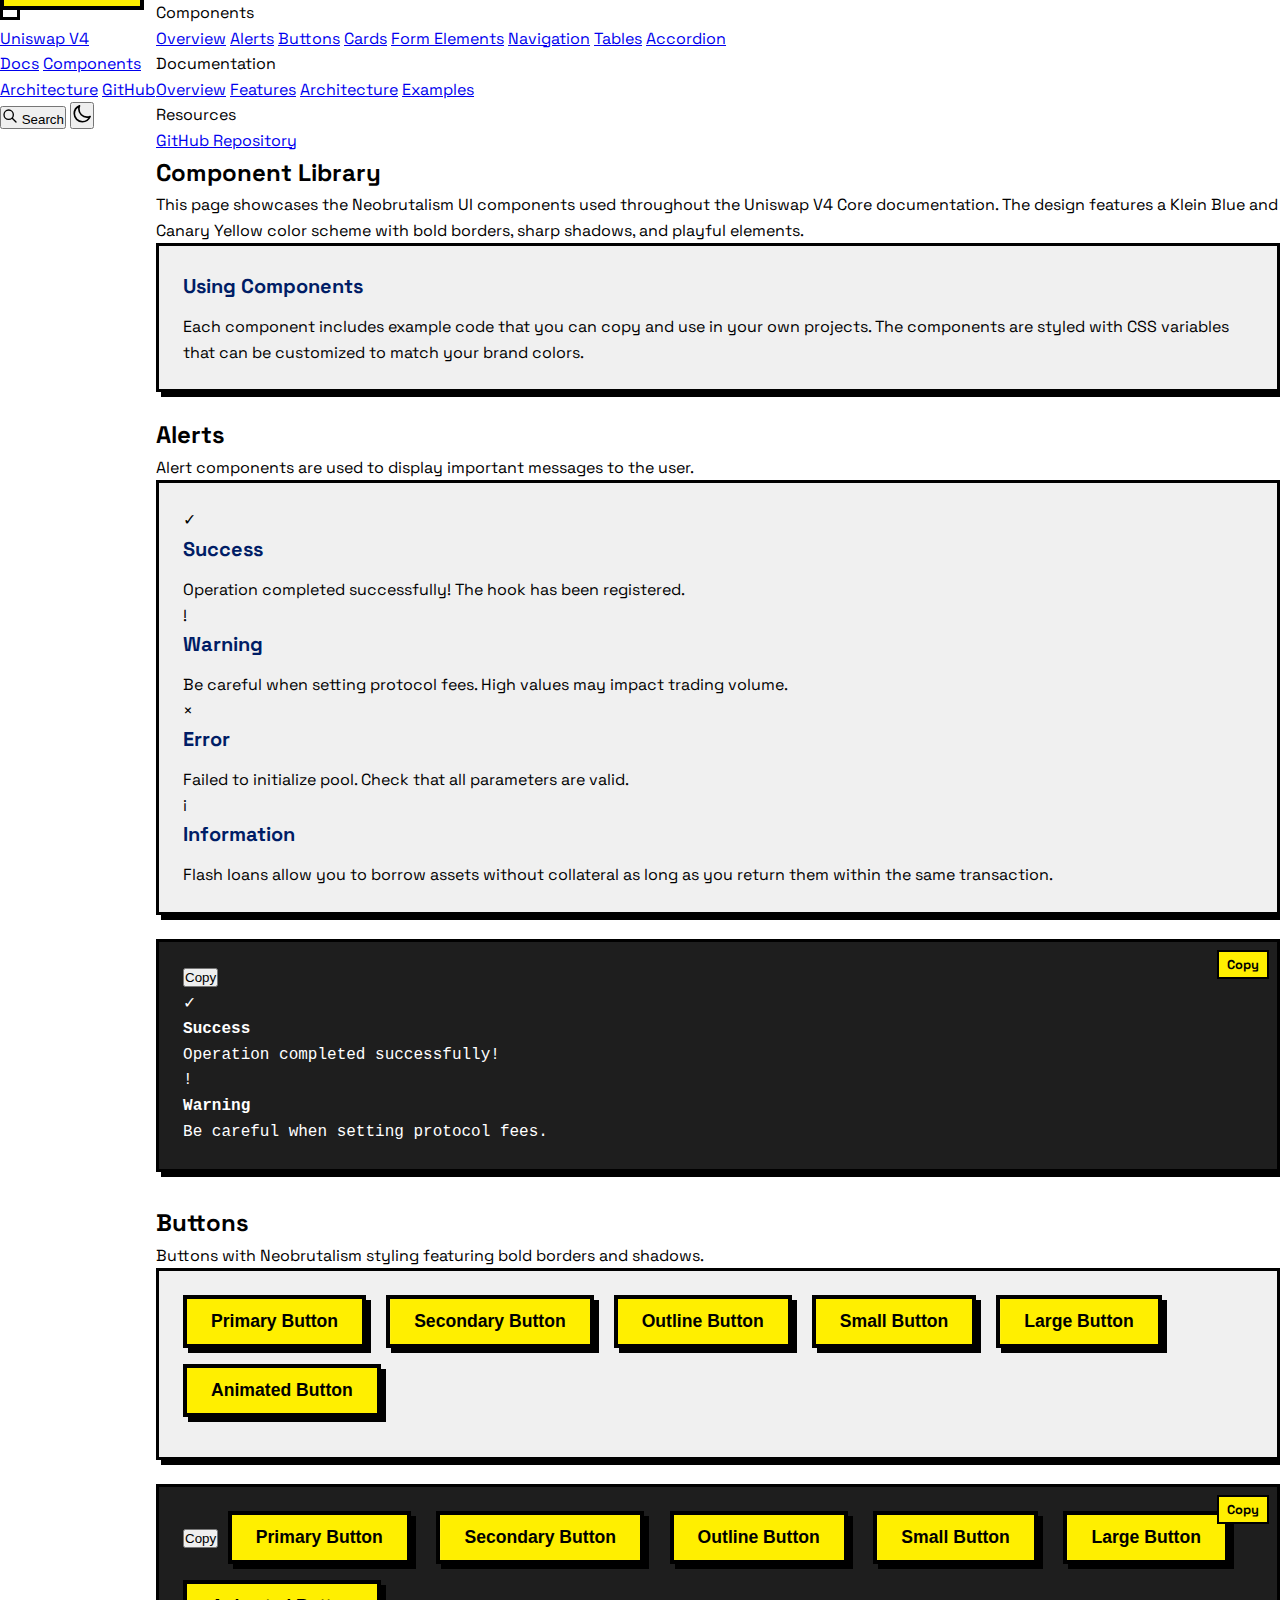
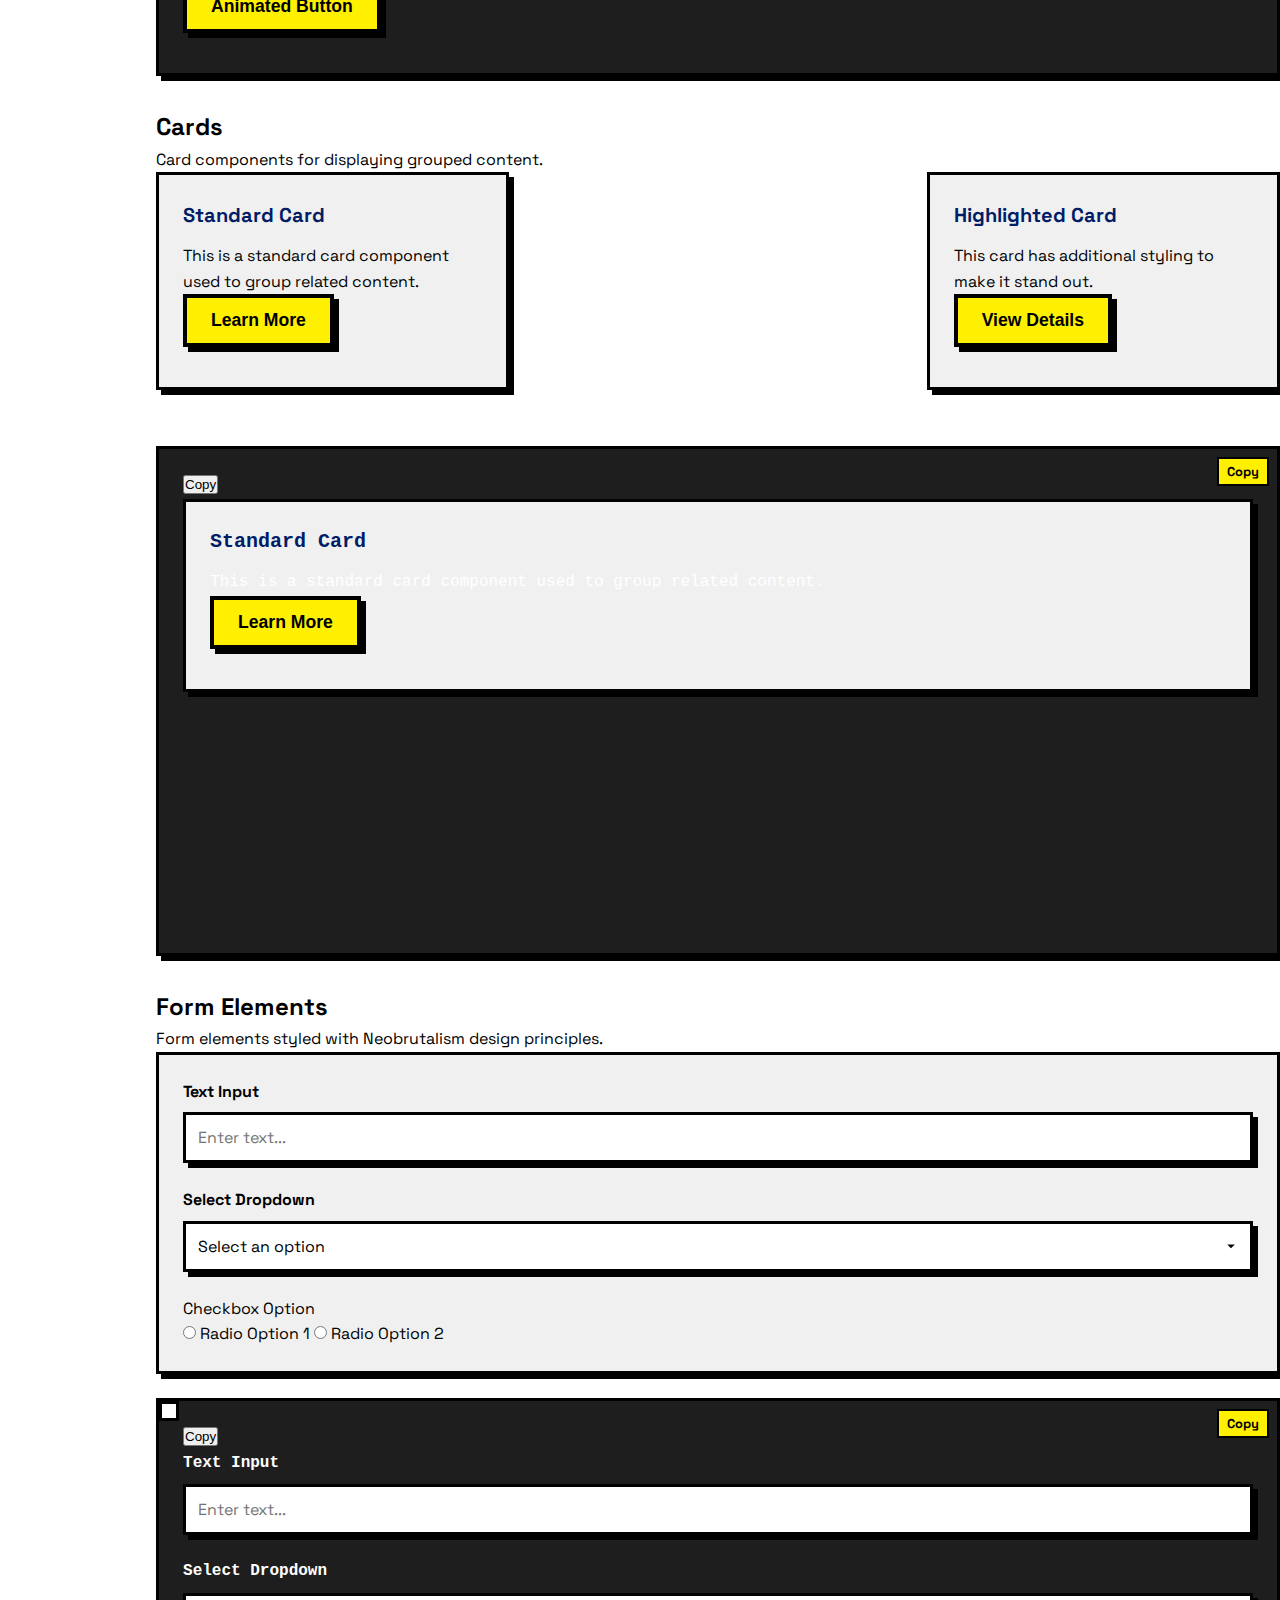
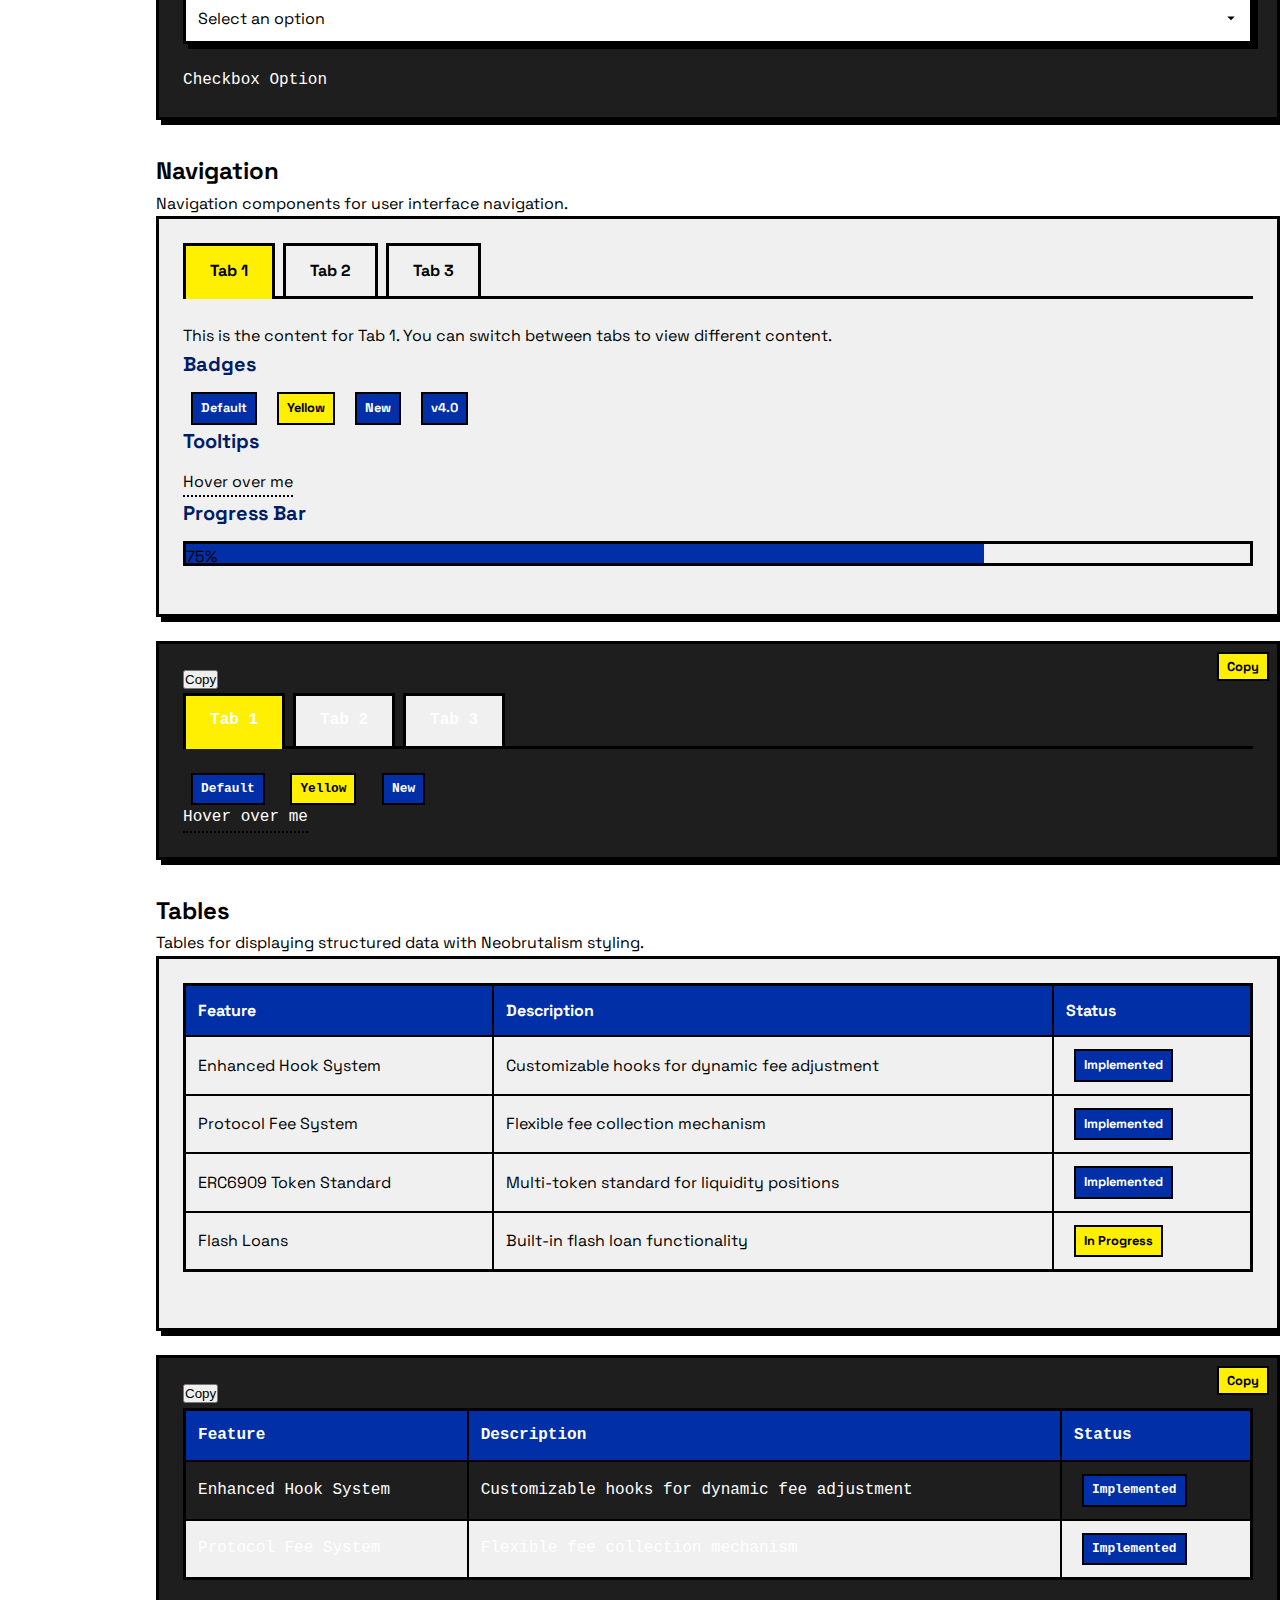
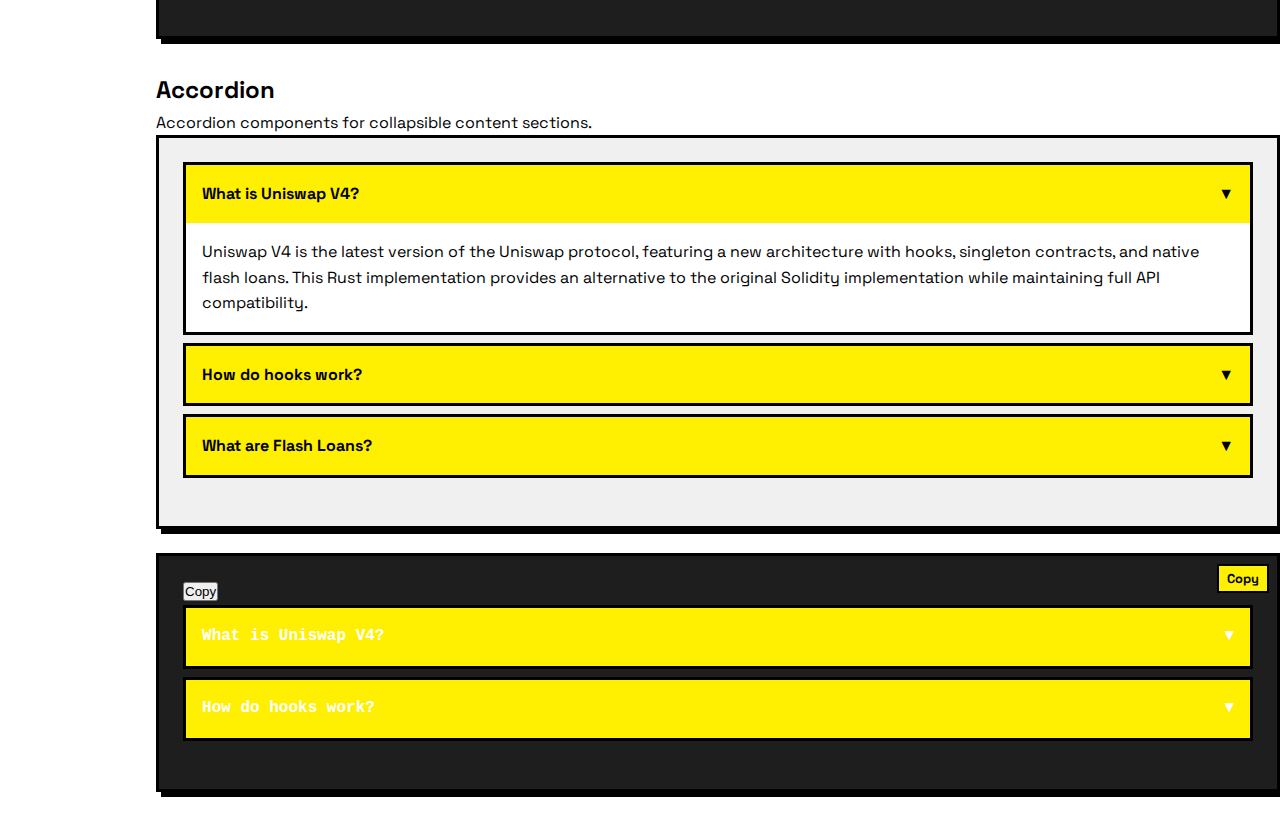
<file: docs/components.html>
<!DOCTYPE html>
<html lang="en">
<head>
    <meta charset="UTF-8">
    <meta name="viewport" content="width=device-width, initial-scale=1.0">
    <title>UI Components - Uniswap V4 Core Documentation</title>
    <link rel="preconnect" href="https://fonts.googleapis.com">
    <link rel="preconnect" href="https://fonts.gstatic.com" crossorigin>
    <link href="https://fonts.googleapis.com/css2?family=Space+Grotesk:wght@400;500;700&display=swap" rel="stylesheet">
    <link rel="stylesheet" href="styles.css">
    <style>
        :root {
            /* Klein Blue and Canary Yellow color scheme */
            --klein-blue: #002FA7;
            --canary-yellow: #FFEF00;
            --dark-blue: #001D66;
            --light-blue: #4F75D8;
            --dark-yellow: #FFD100;
            --light-yellow: #FFF7A0;
            --black: #000000;
            --white: #FFFFFF;
            --gray: #F0F0F0;
            --dark-gray: #333333;
        }

        * {
            margin: 0;
            padding: 0;
            box-sizing: border-box;
        }

        body {
            font-family: 'Space Grotesk', sans-serif;
            background-color: var(--white);
            color: var(--black);
            line-height: 1.6;
        }

        .neo-container {
            max-width: 1200px;
            margin: 0 auto;
            padding: 20px;
        }

        .neo-header {
            background-color: var(--klein-blue);
            color: var(--white);
            padding: 2rem;
            margin-bottom: 2rem;
            border: 4px solid var(--black);
            box-shadow: 8px 8px 0 var(--black);
            position: relative;
        }

        .neo-header h1 {
            font-size: 3rem;
            margin-bottom: 1rem;
        }

        .neo-section {
            margin-bottom: 3rem;
            padding: 2rem;
            background-color: var(--white);
            border: 4px solid var(--black);
            box-shadow: 8px 8px 0 var(--black);
            position: relative;
        }

        .neo-section h2 {
            font-size: 2.5rem;
            margin-bottom: 1.5rem;
            color: var(--klein-blue);
            border-bottom: 4px solid var(--black);
            padding-bottom: 0.5rem;
            display: inline-block;
        }

        .neo-section h3 {
            font-size: 1.75rem;
            margin: 1.5rem 0 1rem;
            color: var(--dark-blue);
        }

        .component-grid {
            display: grid;
            grid-template-columns: repeat(2, 1fr);
            gap: 2rem;
        }

        .component-card {
            padding: 1.5rem;
            border: 3px solid var(--black);
            box-shadow: 5px 5px 0 var(--black);
        }

        .component-card h3 {
            color: var(--klein-blue);
            margin-bottom: 1rem;
            font-size: 1.5rem;
        }

        .component-card .component-display {
            margin: 1.5rem 0;
            padding: 1.5rem;
            background-color: var(--gray);
            border: 2px solid var(--black);
        }

        .component-card .component-code {
            background-color: var(--dark-gray);
            color: var(--white);
            padding: 1rem;
            font-family: monospace;
            font-size: 0.9rem;
            overflow-x: auto;
            border: 2px solid var(--black);
        }

        /* Button Components */
        .neo-btn {
            display: inline-block;
            padding: 0.75rem 1.5rem;
            font-weight: 700;
            border: 3px solid var(--black);
            box-shadow: 5px 5px 0 var(--black);
            cursor: pointer;
            transition: transform 0.1s ease, box-shadow 0.1s ease;
            font-family: 'Space Grotesk', sans-serif;
            font-size: 1rem;
            text-decoration: none;
            margin-right: 1rem;
            margin-bottom: 1rem;
        }

        .neo-btn:hover {
            transform: translate(2px, 2px);
            box-shadow: 3px 3px 0 var(--black);
        }

        .neo-btn:active {
            transform: translate(5px, 5px);
            box-shadow: none;
        }

        .neo-btn-primary {
            background-color: var(--klein-blue);
            color: var(--white);
        }

        .neo-btn-secondary {
            background-color: var(--canary-yellow);
            color: var(--black);
        }

        .neo-btn-outline {
            background-color: transparent;
            color: var(--klein-blue);
            border-color: var(--klein-blue);
        }

        .neo-btn-large {
            font-size: 1.2rem;
            padding: 1rem 2rem;
        }

        .neo-btn-small {
            font-size: 0.8rem;
            padding: 0.5rem 1rem;
        }

        /* Form Components */
        .neo-input {
            display: block;
            width: 100%;
            padding: 0.75rem;
            font-family: 'Space Grotesk', sans-serif;
            font-size: 1rem;
            border: 3px solid var(--black);
            box-shadow: 5px 5px 0 var(--black);
            margin-bottom: 1.5rem;
        }

        .neo-input:focus {
            outline: none;
            border-color: var(--klein-blue);
        }

        .neo-label {
            display: block;
            font-weight: 700;
            margin-bottom: 0.5rem;
        }

        .neo-select {
            display: block;
            width: 100%;
            padding: 0.75rem;
            font-family: 'Space Grotesk', sans-serif;
            font-size: 1rem;
            border: 3px solid var(--black);
            box-shadow: 5px 5px 0 var(--black);
            margin-bottom: 1.5rem;
            background-color: var(--white);
            appearance: none;
            background-image: url("data:image/svg+xml,%3Csvg xmlns='http://www.w3.org/2000/svg' viewBox='0 0 24 24' fill='black' width='18px' height='18px'%3E%3Cpath d='M7 10l5 5 5-5z'/%3E%3C/svg%3E");
            background-repeat: no-repeat;
            background-position: right 10px center;
        }

        .neo-checkbox {
            position: absolute;
            opacity: 0;
            cursor: pointer;
            height: 0;
            width: 0;
        }

        .neo-checkbox-label {
            display: flex;
            align-items: center;
            position: relative;
            padding-left: 35px;
            margin-bottom: 12px;
            cursor: pointer;
            font-size: 1rem;
            user-select: none;
        }

        .checkmark {
            position: absolute;
            top: 0;
            left: 0;
            height: 20px;
            width: 20px;
            border: 3px solid var(--black);
            background-color: var(--white);
        }

        .neo-checkbox:checked ~ .checkmark {
            background-color: var(--canary-yellow);
        }

        .checkmark:after {
            content: "";
            position: absolute;
            display: none;
        }

        .neo-checkbox:checked ~ .checkmark:after {
            display: block;
        }

        .neo-checkbox-label .checkmark:after {
            left: 5px;
            top: 1px;
            width: 5px;
            height: 10px;
            border: solid var(--black);
            border-width: 0 3px 3px 0;
            transform: rotate(45deg);
        }

        /* Card Components */
        .neo-info-card {
            padding: 1.5rem;
            border: 3px solid var(--black);
            box-shadow: 5px 5px 0 var(--black);
            margin-bottom: 1.5rem;
            background-color: var(--canary-yellow);
            position: relative;
        }

        .neo-info-card h4 {
            color: var(--klein-blue);
            font-size: 1.25rem;
            margin-bottom: 0.5rem;
        }

        .neo-info-card p {
            margin-bottom: 0.5rem;
        }

        .neo-info-card.with-badge::before {
            content: "NEW";
            position: absolute;
            top: -10px;
            right: -10px;
            background-color: var(--klein-blue);
            color: var(--white);
            padding: 5px 10px;
            border: 2px solid var(--black);
            font-size: 0.8rem;
            font-weight: 700;
        }

        /* Alert Components */
        .neo-alert {
            padding: 1rem;
            border: 3px solid var(--black);
            box-shadow: 5px 5px 0 var(--black);
            margin-bottom: 1.5rem;
            display: flex;
            align-items: center;
        }

        .neo-alert-icon {
            margin-right: 1rem;
            font-size: 1.5rem;
        }

        .neo-alert-content {
            flex: 1;
        }

        .neo-alert-content h4 {
            margin-bottom: 0.25rem;
            font-size: 1.1rem;
        }

        .neo-alert-success {
            background-color: #CEFAD0;
        }

        .neo-alert-warning {
            background-color: var(--canary-yellow);
        }

        .neo-alert-error {
            background-color: #FECACA;
        }

        .neo-alert-info {
            background-color: #DBEAFE;
        }

        /* Navigation */
        .neo-tabs {
            display: flex;
            border-bottom: 3px solid var(--black);
            margin-bottom: 1.5rem;
        }

        .neo-tab {
            padding: 0.75rem 1.5rem;
            background-color: var(--gray);
            border: 3px solid var(--black);
            border-bottom: none;
            margin-right: 0.5rem;
            font-weight: 700;
            cursor: pointer;
        }

        .neo-tab.active {
            background-color: var(--canary-yellow);
            position: relative;
        }

        .neo-tab.active::after {
            content: "";
            position: absolute;
            bottom: -3px;
            left: 0;
            right: 0;
            height: 3px;
            background-color: var(--canary-yellow);
        }

        /* Badge Component */
        .neo-badge {
            display: inline-block;
            padding: 0.25rem 0.5rem;
            font-size: 0.8rem;
            font-weight: 700;
            border: 2px solid var(--black);
            margin-left: 0.5rem;
        }

        .neo-badge-blue {
            background-color: var(--klein-blue);
            color: var(--white);
        }

        .neo-badge-yellow {
            background-color: var(--canary-yellow);
            color: var(--black);
        }

        /* Tooltip Component */
        .neo-tooltip {
            position: relative;
            display: inline-block;
            border-bottom: 2px dotted var(--black);
            cursor: help;
        }

        .neo-tooltip .tooltip-text {
            visibility: hidden;
            width: 200px;
            background-color: var(--dark-blue);
            color: var(--white);
            text-align: center;
            padding: 0.5rem;
            border: 2px solid var(--black);
            box-shadow: 3px 3px 0 var(--black);
            
            /* Position the tooltip */
            position: absolute;
            z-index: 1;
            bottom: 125%;
            left: 50%;
            margin-left: -100px;
            
            /* Fade in tooltip */
            opacity: 0;
            transition: opacity 0.3s;
        }

        .neo-tooltip:hover .tooltip-text {
            visibility: visible;
            opacity: 1;
        }

        /* Progress Bar */
        .neo-progress {
            height: 25px;
            background-color: var(--gray);
            border: 3px solid var(--black);
            margin-bottom: 1.5rem;
            position: relative;
        }

        .neo-progress-bar {
            height: 100%;
            background-color: var(--klein-blue);
            width: 75%;
            transition: width 0.3s ease;
        }

        .neo-progress-label {
            position: absolute;
            top: 0;
            right: 10px;
            line-height: 20px;
            color: var(--white);
            font-weight: 700;
            mix-blend-mode: difference;
        }

        /* Menu Navigation */
        .menu {
            display: flex;
            gap: 1rem;
            margin-top: 1rem;
        }

        .menu a {
            color: var(--white);
            text-decoration: none;
            font-weight: 500;
            font-size: 1.2rem;
            position: relative;
        }

        .menu a::after {
            content: "";
            position: absolute;
            width: 100%;
            height: 2px;
            background-color: var(--canary-yellow);
            bottom: -5px;
            left: 0;
            transform: scaleX(0);
            transform-origin: right;
            transition: transform 0.3s ease;
        }

        .menu a:hover::after {
            transform: scaleX(1);
            transform-origin: left;
        }

        @media (max-width: 768px) {
            .component-grid {
                grid-template-columns: 1fr;
            }
            
            .neo-btn {
                display: block;
                width: 100%;
                margin-right: 0;
                text-align: center;
            }
        }
    </style>
</head>
<body>
    <a href="#components" class="skip-link">Skip to content</a>
    
    <!-- Top Navigation -->
    <nav class="top-nav">
        <a href="index.html" class="top-nav-logo">
            <div class="top-nav-logo-icon">U</div>
            <span>Uniswap V4</span>
        </a>
        
        <div class="top-nav-links">
            <a href="index.html">Docs</a>
            <a href="components.html" class="active">Components</a>
            <a href="index.html#architecture">Architecture</a>
            <a href="https://github.com/Uniswap/v4-core" target="_blank">GitHub</a>
        </div>
        
        <div class="top-nav-right">
            <button class="search-button">
                <svg width="16" height="16" viewBox="0 0 24 24" fill="none" xmlns="http://www.w3.org/2000/svg">
                    <path d="M21 21L15 15M17 10C17 13.866 13.866 17 10 17C6.13401 17 3 13.866 3 10C3 6.13401 6.13401 3 10 3C13.866 3 17 6.13401 17 10Z" stroke="currentColor" stroke-width="2" stroke-linecap="round" stroke-linejoin="round"/>
                </svg>
                <span>Search</span>
            </button>
            
            <button class="theme-button" aria-label="Toggle dark mode">
                <svg width="20" height="20" viewBox="0 0 24 24" fill="none" xmlns="http://www.w3.org/2000/svg">
                    <path d="M21.752 15.002C20.5633 15.4976 19.2879 15.7505 18 15.75C12.615 15.75 8.25 11.385 8.25 6C8.25 4.7145 8.5005 3.44175 8.998 2.248C5.29501 3.86433 2.75045 7.46709 2.75 11.5C2.75 16.885 7.115 21.25 12.5 21.25C16.5339 21.2491 20.1368 18.7028 21.752 15.002Z" stroke="currentColor" stroke-width="2" stroke-linecap="round" stroke-linejoin="round"/>
                </svg>
            </button>
        </div>
        
        <button class="mobile-menu-toggle" aria-label="Toggle menu">
            <svg width="24" height="24" viewBox="0 0 24 24" fill="none" xmlns="http://www.w3.org/2000/svg">
                <path d="M3 12H21" stroke="currentColor" stroke-width="2" stroke-linecap="round" stroke-linejoin="round"/>
                <path d="M3 6H21" stroke="currentColor" stroke-width="2" stroke-linecap="round" stroke-linejoin="round"/>
                <path d="M3 18H21" stroke="currentColor" stroke-width="2" stroke-linecap="round" stroke-linejoin="round"/>
            </svg>
        </button>
    </nav>

    <div class="main-container">
        <!-- Sidebar -->
        <aside class="sidebar">
            <div class="sidebar-section">
                <div class="sidebar-heading">Components</div>
                <nav class="sidebar-nav">
                    <a href="#components" class="active">Overview</a>
                    <a href="#alerts">Alerts</a>
                    <a href="#buttons">Buttons</a>
                    <a href="#cards">Cards</a>
                    <a href="#forms">Form Elements</a>
                    <a href="#navigation">Navigation</a>
                    <a href="#tables">Tables</a>
                    <a href="#accordion">Accordion</a>
                </nav>
            </div>
            
            <div class="sidebar-section">
                <div class="sidebar-heading">Documentation</div>
                <nav class="sidebar-nav">
                    <a href="index.html#overview">Overview</a>
                    <a href="index.html#features">Features</a>
                    <a href="index.html#architecture">Architecture</a>
                    <a href="index.html#examples">Examples</a>
                </nav>
            </div>
            
            <div class="sidebar-section">
                <div class="sidebar-heading">Resources</div>
                <nav class="sidebar-nav">
                    <a href="https://github.com/Uniswap/v4-core" target="_blank">GitHub Repository</a>
                </nav>
            </div>
        </aside>

        <!-- Main Content -->
        <main class="main-content">
            <section id="components" class="section">
                <h2 class="section-title">Component Library</h2>
                <div class="content">
                    <p>This page showcases the Neobrutalism UI components used throughout the Uniswap V4 Core documentation. The design features a Klein Blue and Canary Yellow color scheme with bold borders, sharp shadows, and playful elements.</p>
                    
                    <div class="neo-card">
                        <h4>Using Components</h4>
                        <p>Each component includes example code that you can copy and use in your own projects. The components are styled with CSS variables that can be customized to match your brand colors.</p>
                    </div>
                </div>
            </section>

            <section id="alerts" class="section">
                <h2 class="section-title">Alerts</h2>
                <div class="content">
                    <p>Alert components are used to display important messages to the user.</p>
                    
                    <div class="neo-card">
                        <div class="alert alert-success">
                            <div class="alert-icon">✓</div>
                            <div class="alert-content">
                                <h4>Success</h4>
                                <p>Operation completed successfully! The hook has been registered.</p>
                            </div>
                        </div>
                        
                        <div class="alert alert-warning">
                            <div class="alert-icon">!</div>
                            <div class="alert-content">
                                <h4>Warning</h4>
                                <p>Be careful when setting protocol fees. High values may impact trading volume.</p>
                            </div>
                        </div>
                        
                        <div class="alert alert-error">
                            <div class="alert-icon">×</div>
                            <div class="alert-content">
                                <h4>Error</h4>
                                <p>Failed to initialize pool. Check that all parameters are valid.</p>
                            </div>
                        </div>
                        
                        <div class="alert alert-info">
                            <div class="alert-icon">i</div>
                            <div class="alert-content">
                                <h4>Information</h4>
                                <p>Flash loans allow you to borrow assets without collateral as long as you return them within the same transaction.</p>
                            </div>
                        </div>
                    </div>
                    
                    <div class="code-block">
                        <button class="code-copy">Copy</button>
<div class="alert alert-success">
    <div class="alert-icon">✓</div>
    <div class="alert-content">
        <h4>Success</h4>
        <p>Operation completed successfully!</p>
    </div>
</div>

<div class="alert alert-warning">
    <div class="alert-icon">!</div>
    <div class="alert-content">
        <h4>Warning</h4>
        <p>Be careful when setting protocol fees.</p>
    </div>
</div>
                    </div>
                </div>
            </section>

            <section id="buttons" class="section">
                <h2 class="section-title">Buttons</h2>
                <div class="content">
                    <p>Buttons with Neobrutalism styling featuring bold borders and shadows.</p>
                    
                    <div class="neo-card">
                        <button class="neo-button">Primary Button</button>
                        <button class="neo-button neo-button-secondary">Secondary Button</button>
                        <button class="neo-button neo-button-outline">Outline Button</button>
                        <button class="neo-button neo-button-small">Small Button</button>
                        <button class="neo-button neo-button-large">Large Button</button>
                        <button class="neo-button neo-button-anim">Animated Button</button>
                    </div>
                    
                    <div class="code-block">
                        <button class="code-copy">Copy</button>
<button class="neo-button">Primary Button</button>
<button class="neo-button neo-button-secondary">Secondary Button</button>
<button class="neo-button neo-button-outline">Outline Button</button>
<button class="neo-button neo-button-small">Small Button</button>
<button class="neo-button neo-button-large">Large Button</button>
<button class="neo-button neo-button-anim">Animated Button</button>
                    </div>
                </div>
            </section>

            <section id="cards" class="section">
                <h2 class="section-title">Cards</h2>
                <div class="content">
                    <p>Card components for displaying grouped content.</p>
                    
                    <div class="neo-grid">
                        <div class="neo-card">
                            <h4>Standard Card</h4>
                            <p>This is a standard card component used to group related content.</p>
                            <button class="neo-button neo-button-small">Learn More</button>
                        </div>
                        
                        <div class="feature-box">
                            <h4>Feature Box</h4>
                            <p>Feature boxes highlight important features with a colored background.</p>
                            <button class="neo-button neo-button-small">Explore</button>
                        </div>
                        
                        <div class="neo-card highlight-card">
                            <h4>Highlighted Card</h4>
                            <p>This card has additional styling to make it stand out.</p>
                            <button class="neo-button neo-button-small">View Details</button>
                        </div>
                    </div>
                    
                    <div class="code-block">
                        <button class="code-copy">Copy</button>
<div class="neo-card">
    <h4>Standard Card</h4>
    <p>This is a standard card component used to group related content.</p>
    <button class="neo-button neo-button-small">Learn More</button>
</div>

<div class="feature-box">
    <h4>Feature Box</h4>
    <p>Feature boxes highlight important features with a colored background.</p>
    <button class="neo-button neo-button-small">Explore</button>
</div>
                    </div>
                </div>
            </section>

            <section id="forms" class="section">
                <h2 class="section-title">Form Elements</h2>
                <div class="content">
                    <p>Form elements styled with Neobrutalism design principles.</p>
                    
                    <div class="neo-card">
                        <div class="form-group">
                            <label for="text-input" class="neo-label">Text Input</label>
                            <input type="text" id="text-input" class="neo-input" placeholder="Enter text...">
                        </div>
                        
                        <div class="form-group">
                            <label for="select-input" class="neo-label">Select Dropdown</label>
                            <select id="select-input" class="neo-select">
                                <option value="">Select an option</option>
                                <option value="1">Option 1</option>
                                <option value="2">Option 2</option>
                                <option value="3">Option 3</option>
                            </select>
                        </div>
                        
                        <div class="form-group">
                            <label class="neo-checkbox-container">
                                <input type="checkbox" class="neo-checkbox">
                                <span class="checkmark"></span>
                                Checkbox Option
                            </label>
                        </div>
                        
                        <div class="form-group">
                            <label class="neo-radio-container">
                                <input type="radio" name="radio-group" class="neo-radio">
                                <span class="checkmark"></span>
                                Radio Option 1
                            </label>
                            <label class="neo-radio-container">
                                <input type="radio" name="radio-group" class="neo-radio">
                                <span class="checkmark"></span>
                                Radio Option 2
                            </label>
                        </div>
                    </div>
                    
                    <div class="code-block">
                        <button class="code-copy">Copy</button>
<div class="form-group">
    <label for="text-input" class="neo-label">Text Input</label>
    <input type="text" id="text-input" class="neo-input" placeholder="Enter text...">
</div>

<div class="form-group">
    <label for="select-input" class="neo-label">Select Dropdown</label>
    <select id="select-input" class="neo-select">
        <option value="">Select an option</option>
        <option value="1">Option 1</option>
        <option value="2">Option 2</option>
    </select>
</div>

<div class="form-group">
    <label class="neo-checkbox-container">
        <input type="checkbox" class="neo-checkbox">
        <span class="checkmark"></span>
        Checkbox Option
    </label>
</div>
                    </div>
                </div>
            </section>

            <section id="navigation" class="section">
                <h2 class="section-title">Navigation</h2>
                <div class="content">
                    <p>Navigation components for user interface navigation.</p>
                    
                    <div class="neo-card">
                        <div class="neo-tabs">
                            <div class="neo-tab active">Tab 1</div>
                            <div class="neo-tab">Tab 2</div>
                            <div class="neo-tab">Tab 3</div>
                        </div>
                        
                        <div class="neo-tab-content">
                            <p>This is the content for Tab 1. You can switch between tabs to view different content.</p>
                        </div>
                        
                        <div class="neo-badge-container">
                            <h4>Badges</h4>
                            <span class="neo-badge">Default</span>
                            <span class="neo-badge yellow">Yellow</span>
                            <span class="neo-badge">New</span>
                            <span class="neo-badge">v4.0</span>
                        </div>
                        
                        <div class="neo-tooltip-container">
                            <h4>Tooltips</h4>
                            <div class="neo-tooltip">
                                Hover over me
                                <span class="tooltip-text">This is a tooltip with additional information!</span>
                            </div>
                        </div>
                        
                        <div class="neo-progress-container">
                            <h4>Progress Bar</h4>
                            <div class="neo-progress">
                                <div class="neo-progress-bar" style="width: 75%;">75%</div>
                            </div>
                        </div>
                    </div>
                    
                    <div class="code-block">
                        <button class="code-copy">Copy</button>
<div class="neo-tabs">
    <div class="neo-tab active">Tab 1</div>
    <div class="neo-tab">Tab 2</div>
    <div class="neo-tab">Tab 3</div>
</div>

<div class="neo-badge-container">
    <span class="neo-badge">Default</span>
    <span class="neo-badge yellow">Yellow</span>
    <span class="neo-badge">New</span>
</div>

<div class="neo-tooltip">
    Hover over me
    <span class="tooltip-text">This is a tooltip!</span>
</div>
                    </div>
                </div>
            </section>

            <section id="tables" class="section">
                <h2 class="section-title">Tables</h2>
                <div class="content">
                    <p>Tables for displaying structured data with Neobrutalism styling.</p>
                    
                    <div class="neo-card">
                        <table class="neo-table">
                            <thead>
                                <tr>
                                    <th>Feature</th>
                                    <th>Description</th>
                                    <th>Status</th>
                                </tr>
                            </thead>
                            <tbody>
                                <tr>
                                    <td>Enhanced Hook System</td>
                                    <td>Customizable hooks for dynamic fee adjustment</td>
                                    <td><span class="neo-badge">Implemented</span></td>
                                </tr>
                                <tr>
                                    <td>Protocol Fee System</td>
                                    <td>Flexible fee collection mechanism</td>
                                    <td><span class="neo-badge">Implemented</span></td>
                                </tr>
                                <tr>
                                    <td>ERC6909 Token Standard</td>
                                    <td>Multi-token standard for liquidity positions</td>
                                    <td><span class="neo-badge">Implemented</span></td>
                                </tr>
                                <tr>
                                    <td>Flash Loans</td>
                                    <td>Built-in flash loan functionality</td>
                                    <td><span class="neo-badge yellow">In Progress</span></td>
                                </tr>
                            </tbody>
                        </table>
                    </div>
                    
                    <div class="code-block">
                        <button class="code-copy">Copy</button>
<table class="neo-table">
    <thead>
        <tr>
            <th>Feature</th>
            <th>Description</th>
            <th>Status</th>
        </tr>
    </thead>
    <tbody>
        <tr>
            <td>Enhanced Hook System</td>
            <td>Customizable hooks for dynamic fee adjustment</td>
            <td><span class="neo-badge">Implemented</span></td>
        </tr>
        <tr>
            <td>Protocol Fee System</td>
            <td>Flexible fee collection mechanism</td>
            <td><span class="neo-badge">Implemented</span></td>
        </tr>
    </tbody>
</table>
                    </div>
                </div>
            </section>

            <section id="accordion" class="section">
                <h2 class="section-title">Accordion</h2>
                <div class="content">
                    <p>Accordion components for collapsible content sections.</p>
                    
                    <div class="neo-card">
                        <div class="neo-accordion">
                            <div class="neo-accordion-item active">
                                <div class="neo-accordion-header">
                                    <span>What is Uniswap V4?</span>
                                    <span class="accordion-icon">▼</span>
                                </div>
                                <div class="neo-accordion-content">
                                    <p>Uniswap V4 is the latest version of the Uniswap protocol, featuring a new architecture with hooks, singleton contracts, and native flash loans. This Rust implementation provides an alternative to the original Solidity implementation while maintaining full API compatibility.</p>
                                </div>
                            </div>
                            
                            <div class="neo-accordion-item">
                                <div class="neo-accordion-header">
                                    <span>How do hooks work?</span>
                                    <span class="accordion-icon">▼</span>
                                </div>
                                <div class="neo-accordion-content">
                                    <p>Hooks in Uniswap V4 are customizable components that can modify the behavior of pools. They can dynamically adjust fees, collect protocol fees, reward liquidity providers, and more. Hooks are registered with the pool manager and are called at specific points during swap and liquidity operations.</p>
                                </div>
                            </div>
                            
                            <div class="neo-accordion-item">
                                <div class="neo-accordion-header">
                                    <span>What are Flash Loans?</span>
                                    <span class="accordion-icon">▼</span>
                                </div>
                                <div class="neo-accordion-content">
                                    <p>Flash loans are uncollateralized loans that must be borrowed and repaid within a single transaction. They allow users to access liquidity without upfront capital, as long as the borrowed amount (plus any fees) is returned before the transaction completes.</p>
                                </div>
                            </div>
                        </div>
                    </div>
                    
                    <div class="code-block">
                        <button class="code-copy">Copy</button>
<div class="neo-accordion">
    <div class="neo-accordion-item">
        <div class="neo-accordion-header">
            <span>What is Uniswap V4?</span>
            <span class="accordion-icon">▼</span>
        </div>
        <div class="neo-accordion-content">
            <p>Uniswap V4 is the latest version of the Uniswap protocol...</p>
        </div>
    </div>
    
    <div class="neo-accordion-item">
        <div class="neo-accordion-header">
            <span>How do hooks work?</span>
            <span class="accordion-icon">▼</span>
        </div>
        <div class="neo-accordion-content">
            <p>Hooks in Uniswap V4 are customizable components...</p>
        </div>
    </div>
</div>
                    </div>
                </div>
            </section>
        </main>
    </div>
    
    <!-- Custom JavaScript -->
    <script src="scripts.js"></script>
</body>
</html>
</file>
<file: docs/styles.css>
/* Additional styling for Uniswap V4 Core Documentation */
/* Using Klein Blue and Canary Yellow as the primary colors */

/* Animation for feature boxes */
.feature-box {
    transition: transform 0.3s ease, box-shadow 0.3s ease;
}

.feature-box:hover {
    transform: translateY(-5px);
    box-shadow: 8px 8px 0 var(--black);
}

/* Animation for the navigation menu */
.menu a {
    transition: color 0.3s ease;
}

.menu a:hover {
    color: var(--canary-yellow);
}

/* Custom scrollbar */
::-webkit-scrollbar {
    width: 12px;
    height: 12px;
}

::-webkit-scrollbar-track {
    background: var(--gray);
    border: 1px solid var(--black);
}

::-webkit-scrollbar-thumb {
    background: var(--klein-blue);
    border: 2px solid var(--black);
}

::-webkit-scrollbar-thumb:hover {
    background: var(--dark-blue);
}

/* Code highlighting */
.token.comment,
.token.prolog,
.token.doctype,
.token.cdata {
    color: #6a9955;
}

.token.punctuation {
    color: #d4d4d4;
}

.token.property,
.token.tag,
.token.boolean,
.token.number,
.token.constant,
.token.symbol,
.token.deleted {
    color: #b5cea8;
}

.token.selector,
.token.attr-name,
.token.string,
.token.char,
.token.builtin,
.token.inserted {
    color: #ce9178;
}

.token.operator,
.token.entity,
.token.url,
.language-css .token.string,
.style .token.string {
    color: #d4d4d4;
}

.token.atrule,
.token.attr-value,
.token.keyword {
    color: #569cd6;
}

.token.function,
.token.class-name {
    color: #dcdcaa;
}

.token.regex,
.token.important,
.token.variable {
    color: #d16969;
}

/* Mobile adjustments */
@media (max-width: 576px) {
    .menu {
        flex-direction: column;
        gap: 0.5rem;
    }
    
    .neo-button {
        display: block;
        width: 100%;
        text-align: center;
    }
    
    .neo-header h1 {
        font-size: 1.75rem;
    }
}

/* Print styles */
@media print {
    .neo-button, 
    .menu {
        display: none;
    }
    
    .neo-header, 
    .neo-section, 
    .neo-card, 
    .feature-box {
        box-shadow: none;
        border: 1px solid #ddd;
    }
    
    body {
        font-size: 12pt;
    }
    
    h1 {
        font-size: 18pt;
    }
    
    h2 {
        font-size: 16pt;
    }
    
    h3 {
        font-size: 14pt;
    }
}

/* Dark mode */
@media (prefers-color-scheme: dark) {
    :root {
        --white: #121212;
        --gray: #232323;
        --dark-gray: #333333;
        --black: #000000;
    }
    
    body {
        color: #f0f0f0;
    }
    
    .neo-section,
    .neo-card {
        background-color: #1a1a1a;
    }
    
    code {
        background-color: #2a2a2a;
        color: #f0f0f0;
    }
    
    .feature-box {
        color: var(--black);
    }
}

/* Button animations */
.neo-button {
    position: relative;
    overflow: hidden;
}

.neo-button::after {
    content: '';
    position: absolute;
    top: 0;
    left: 0;
    width: 100%;
    height: 100%;
    background: rgba(255, 255, 255, 0.2);
    transform: translateX(-100%);
    transition: transform 0.3s ease;
}

.neo-button:hover::after {
    transform: translateX(0);
}

/* Tooltip styles */
[data-tooltip] {
    position: relative;
    cursor: help;
}

[data-tooltip]::after {
    content: attr(data-tooltip);
    position: absolute;
    bottom: 100%;
    left: 50%;
    transform: translateX(-50%);
    padding: 0.5rem 1rem;
    background-color: var(--dark-blue);
    color: var(--white);
    border: 2px solid var(--black);
    box-shadow: 3px 3px 0 var(--black);
    font-size: 0.9rem;
    white-space: nowrap;
    opacity: 0;
    pointer-events: none;
    transition: opacity 0.3s ease, transform 0.3s ease;
    transform: translateX(-50%) translateY(10px);
    z-index: 100;
}

[data-tooltip]:hover::after {
    opacity: 1;
    transform: translateX(-50%) translateY(0);
}

/* Special classes for highlighting */
.important-note {
    background-color: var(--canary-yellow);
    padding: 1rem;
    border-left: 5px solid var(--dark-yellow);
    margin: 1.5rem 0;
}

.important-note::before {
    content: "⚠️ Important: ";
    font-weight: bold;
}

.example-label {
    display: inline-block;
    background-color: var(--klein-blue);
    color: var(--white);
    padding: 0.2rem 0.5rem;
    border-radius: 3px;
    font-size: 0.8rem;
    margin-right: 0.5rem;
}

/* Focus styles for accessibility */
a:focus,
button:focus,
input:focus,
textarea:focus,
select:focus {
    outline: 3px solid var(--canary-yellow);
    outline-offset: 2px;
}

/* Skip to content link for accessibility */
.skip-link {
    position: absolute;
    top: -40px;
    left: 0;
    background: var(--klein-blue);
    color: var(--white);
    padding: 8px;
    z-index: 100;
    transition: top 0.3s ease;
}

.skip-link:focus {
    top: 0;
}

:root {
    /* Klein Blue and Canary Yellow color scheme */
    --klein-blue: #002FA7;
    --canary-yellow: #FFEF00;
    --dark-blue: #001D66;
    --light-blue: #4F75D8;
    --dark-yellow: #FFD100;
    --light-yellow: #FFF7A0;
    --black: #000000;
    --white: #FFFFFF;
    --gray: #F0F0F0;
    --dark-gray: #333333;
    --code-bg: #1E1E1E;
    --border-width: 4px;
    --shadow-offset: 8px;
    --border-radius: 0px;
}

/* Dark mode colors */
.dark-mode {
    --klein-blue: #4F75D8;
    --canary-yellow: #FFD100;
    --dark-blue: #7D9AE6;
    --light-blue: #A0B5EC;
    --dark-yellow: #FFEF00;
    --light-yellow: #FFFACC;
    --black: #FFFFFF;
    --white: #121212;
    --gray: #2A2A2A;
    --dark-gray: #E0E0E0;
    --code-bg: #2D2D2D;
}

* {
    margin: 0;
    padding: 0;
    box-sizing: border-box;
}

html {
    scroll-behavior: smooth;
    scroll-padding-top: 2rem;
}

body {
    font-family: 'Space Grotesk', sans-serif;
    background-color: var(--white);
    color: var(--black);
    line-height: 1.6;
    display: flex;
    min-height: 100vh;
}

/* Custom scrollbar */
::-webkit-scrollbar {
    width: 12px;
}

::-webkit-scrollbar-track {
    background: var(--gray);
    border-left: 2px solid var(--black);
}

::-webkit-scrollbar-thumb {
    background: var(--klein-blue);
    border: 2px solid var(--black);
}

::-webkit-scrollbar-thumb:hover {
    background: var(--dark-blue);
}

/* Skip link for accessibility */
.skip-link {
    position: absolute;
    top: -40px;
    left: 0;
    background-color: var(--canary-yellow);
    color: var(--black);
    padding: 8px;
    z-index: 100;
    border: var(--border-width) solid var(--black);
    font-weight: bold;
    transition: top 0.3s;
}

.skip-link:focus {
    top: 0;
}

/* Layout styles for sidebar and main content */
.neo-sidebar {
    width: 280px;
    background-color: var(--klein-blue);
    color: var(--white);
    padding: 2rem 1rem;
    border-right: var(--border-width) solid var(--black);
    position: fixed;
    height: 100vh;
    overflow-y: auto;
    z-index: 100;
    transition: transform 0.3s ease;
}

.neo-sidebar-header {
    margin-bottom: 2rem;
    padding-bottom: 1rem;
    border-bottom: 2px solid var(--canary-yellow);
}

.neo-sidebar-header h1 {
    font-size: 1.8rem;
    margin-bottom: 0.5rem;
    color: var(--white);
}

.neo-sidebar-header p {
    font-size: 0.9rem;
    opacity: 0.8;
}

.neo-main {
    flex: 1;
    margin-left: 280px;
    padding: 2rem;
    max-width: calc(100% - 280px);
}

/* Navigation menu styles */
.neo-nav {
    display: flex;
    flex-direction: column;
    gap: 0.5rem;
}

.neo-nav-section {
    margin-bottom: 1.5rem;
}

.neo-nav-section-title {
    font-size: 0.8rem;
    text-transform: uppercase;
    letter-spacing: 0.05em;
    color: var(--canary-yellow);
    margin-bottom: 0.75rem;
    font-weight: 700;
}

.neo-nav a {
    color: var(--white);
    text-decoration: none;
    font-weight: 500;
    font-size: 1rem;
    padding: 0.5rem 0.75rem;
    border-radius: 4px;
    transition: all 0.2s ease;
    display: block;
    position: relative;
}

.neo-nav a:hover {
    background-color: rgba(255, 255, 255, 0.1);
    transform: translateX(5px);
}

.neo-nav a.active {
    background-color: var(--canary-yellow);
    color: var(--black);
    font-weight: 700;
    box-shadow: 4px 4px 0 var(--black);
    border: 2px solid var(--black);
}

/* Neobrutalism styling */
.neo-container {
    max-width: 900px;
    margin: 0 auto;
}

.neo-section {
    margin-bottom: 3rem;
    padding: 2rem;
    background-color: var(--white);
    border: var(--border-width) solid var(--black);
    box-shadow: var(--shadow-offset) var(--shadow-offset) 0 var(--black);
    position: relative;
}

.neo-section h2 {
    font-size: 2.5rem;
    margin-bottom: 1.5rem;
    color: var(--klein-blue);
    border-bottom: var(--border-width) solid var(--black);
    padding-bottom: 0.5rem;
    display: inline-block;
}

.neo-section h3 {
    font-size: 1.75rem;
    margin: 1.5rem 0 1rem;
    color: var(--dark-blue);
}

.neo-section p {
    margin-bottom: 1rem;
    font-size: 1.1rem;
}

.neo-section ul, .neo-section ol {
    margin-left: 2rem;
    margin-bottom: 1.5rem;
}

.neo-section li {
    margin-bottom: 0.5rem;
    font-size: 1.1rem;
}

/* Button styles */
.neo-button {
    display: inline-block;
    background-color: var(--canary-yellow);
    color: var(--black);
    font-weight: 700;
    padding: 0.75rem 1.5rem;
    border: var(--border-width) solid var(--black);
    box-shadow: 5px 5px 0 var(--black);
    text-decoration: none;
    font-size: 1.1rem;
    cursor: pointer;
    transition: transform 0.1s ease, box-shadow 0.1s ease;
    margin-right: 1rem;
    margin-bottom: 1rem;
}

.neo-button:hover {
    transform: translate(2px, 2px);
    box-shadow: 3px 3px 0 var(--black);
}

.neo-button:active {
    transform: translate(5px, 5px);
    box-shadow: none;
}

/* Button animations */
.neo-button-anim {
    position: relative;
    overflow: hidden;
}

.neo-button-anim:after {
    content: "";
    position: absolute;
    width: 100%;
    height: 100%;
    top: 0;
    left: -100%;
    background: rgba(255, 255, 255, 0.2);
    transition: left 0.3s;
}

.neo-button-anim:hover:after {
    left: 100%;
}

/* Card styles */
.neo-card {
    padding: 1.5rem;
    margin-bottom: 1.5rem;
    border: 3px solid var(--black);
    box-shadow: 5px 5px 0 var(--black);
    background-color: var(--gray);
}

.neo-card h4 {
    font-size: 1.25rem;
    margin-bottom: 0.75rem;
    color: var(--dark-blue);
}

.neo-card p {
    font-size: 1rem;
}

/* Grid layout */
.neo-grid {
    display: grid;
    grid-template-columns: repeat(auto-fill, minmax(300px, 1fr));
    gap: 2rem;
    margin-bottom: 2rem;
}

/* Feature box */
.feature-box {
    background-color: var(--canary-yellow);
    padding: 1.5rem;
    border: 3px solid var(--black);
    box-shadow: 5px 5px 0 var(--black);
    transition: transform 0.2s ease, box-shadow 0.2s ease;
}

.feature-box:hover {
    transform: translate(3px, 3px);
    box-shadow: 2px 2px 0 var(--black);
}

.feature-box h4 {
    color: var(--klein-blue);
    font-size: 1.5rem;
    margin-bottom: 1rem;
    border-bottom: 2px solid var(--black);
    padding-bottom: 0.5rem;
}

/* Code styles */
code {
    font-family: 'Fira Code', monospace;
    background-color: var(--gray);
    padding: 0.2rem 0.4rem;
    border-radius: 3px;
    font-size: 0.9rem;
}

pre {
    background-color: var(--code-bg);
    color: var(--white);
    padding: 1.5rem;
    overflow-x: auto;
    border: 3px solid var(--black);
    margin-bottom: 1.5rem;
}

pre code {
    background-color: transparent;
    color: var(--white);
    padding: 0;
}

.code-block {
    background-color: var(--code-bg);
    color: var(--white);
    padding: 1.5rem;
    border: 3px solid var(--black);
    box-shadow: 5px 5px 0 var(--black);
    margin-bottom: 2rem;
    overflow-x: auto;
    font-family: 'Fira Code', monospace;
    position: relative;
}

.code-copy-btn {
    position: absolute;
    top: 0.5rem;
    right: 0.5rem;
    background-color: var(--canary-yellow);
    color: var(--black);
    border: 2px solid var(--black);
    padding: 0.25rem 0.5rem;
    font-size: 0.8rem;
    cursor: pointer;
    font-family: 'Space Grotesk', sans-serif;
    font-weight: 700;
}

.code-copy-btn:hover {
    background-color: var(--dark-yellow);
}

/* Highlight */
.highlight {
    background-color: var(--canary-yellow);
    padding: 0 0.3rem;
    font-weight: 700;
}

/* Tooltip */
.tooltip {
    position: relative;
    display: inline-block;
    border-bottom: 2px dotted var(--klein-blue);
    cursor: help;
}

.tooltip .tooltip-text {
    visibility: hidden;
    width: 200px;
    background-color: var(--black);
    color: var(--white);
    text-align: center;
    border-radius: 0;
    border: 2px solid var(--canary-yellow);
    padding: 0.5rem;
    position: absolute;
    z-index: 1;
    bottom: 125%;
    left: 50%;
    margin-left: -100px;
    opacity: 0;
    transition: opacity 0.3s;
}

.tooltip:hover .tooltip-text {
    visibility: visible;
    opacity: 1;
}

/* Important note */
.important-note {
    background-color: var(--light-yellow);
    border-left: 5px solid var(--canary-yellow);
    padding: 1rem;
    margin-bottom: 1.5rem;
    font-weight: 500;
}

/* Example label */
.example-label {
    display: inline-block;
    background-color: var(--klein-blue);
    color: var(--white);
    padding: 0.25rem 0.5rem;
    font-size: 0.8rem;
    font-weight: 700;
    margin-bottom: 0.5rem;
    border: 2px solid var(--black);
}

/* Focus styles for accessibility */
a:focus, button:focus, input:focus, select:focus, textarea:focus {
    outline: 3px solid var(--canary-yellow);
    outline-offset: 2px;
}

/* Theme toggle and mobile menu */
.theme-toggle {
    position: absolute;
    top: 1rem;
    right: 1rem;
    background: none;
    border: none;
    font-size: 1.5rem;
    cursor: pointer;
    z-index: 10;
    color: var(--white);
}

.mobile-menu-toggle {
    display: none;
    position: fixed;
    top: 1rem;
    left: 1rem;
    z-index: 200;
    background-color: var(--canary-yellow);
    color: var(--black);
    border: 3px solid var(--black);
    padding: 0.5rem;
    cursor: pointer;
}

/* Badge styles */
.neo-badge {
    display: inline-block;
    background-color: var(--klein-blue);
    color: var(--white);
    font-size: 0.8rem;
    padding: 0.25rem 0.5rem;
    border: 2px solid var(--black);
    font-weight: 700;
    margin-right: 0.5rem;
}

.neo-badge.yellow {
    background-color: var(--canary-yellow);
    color: var(--black);
}

/* Search box */
.neo-search {
    width: 100%;
    padding: 0.75rem;
    border: 3px solid var(--black);
    background-color: var(--white);
    margin-bottom: 1.5rem;
    font-family: 'Space Grotesk', sans-serif;
    font-size: 1rem;
}

.neo-search:focus {
    border-color: var(--canary-yellow);
    box-shadow: 3px 3px 0 var(--black);
}

/* Table styles */
.neo-table {
    width: 100%;
    border-collapse: collapse;
    margin-bottom: 2rem;
    border: 3px solid var(--black);
}

.neo-table th, .neo-table td {
    padding: 0.75rem;
    text-align: left;
    border: 2px solid var(--black);
}

.neo-table th {
    background-color: var(--klein-blue);
    color: var(--white);
    font-weight: 700;
}

.neo-table tr:nth-child(even) {
    background-color: var(--gray);
}

/* Accordion */
.neo-accordion {
    margin-bottom: 1.5rem;
}

.neo-accordion-item {
    border: 3px solid var(--black);
    margin-bottom: 0.5rem;
}

.neo-accordion-header {
    padding: 1rem;
    background-color: var(--canary-yellow);
    font-weight: 700;
    cursor: pointer;
    display: flex;
    justify-content: space-between;
    align-items: center;
}

.neo-accordion-content {
    padding: 1rem;
    background-color: var(--white);
    display: none;
}

.neo-accordion-item.active .neo-accordion-content {
    display: block;
}

/* Responsive styles */
@media (max-width: 768px) {
    .neo-sidebar {
        transform: translateX(-100%);
        width: 250px;
    }
    
    .neo-sidebar.show {
        transform: translateX(0);
    }
    
    .neo-main {
        margin-left: 0;
        max-width: 100%;
        padding: 1rem;
    }
    
    .mobile-menu-toggle {
        display: block;
    }

    .neo-section h2 {
        font-size: 1.75rem;
    }
    
    .neo-grid {
        grid-template-columns: 1fr;
    }
    
    .neo-button {
        display: block;
        width: 100%;
        margin-right: 0;
        text-align: center;
    }
}

/* Dark mode toggle */
.dark-mode-toggle {
    position: fixed;
    bottom: 2rem;
    right: 2rem;
    width: 50px;
    height: 50px;
    border-radius: 50%;
    background-color: var(--canary-yellow);
    color: var(--black);
    border: 3px solid var(--black);
    display: flex;
    align-items: center;
    justify-content: center;
    font-size: 1.5rem;
    cursor: pointer;
    z-index: 100;
    box-shadow: 4px 4px 0 var(--black);
}

.dark-mode-toggle:hover {
    transform: translate(2px, 2px);
    box-shadow: 2px 2px 0 var(--black);
}

/* Dark mode adjustments */
.dark-mode .neo-section {
    background-color: var(--white);
}

.dark-mode .feature-box {
    background-color: var(--dark-yellow);
}

.dark-mode .neo-card {
    background-color: var(--gray);
}

.dark-mode .neo-button {
    background-color: var(--canary-yellow);
    color: var(--black);
}

.dark-mode .highlight {
    background-color: var(--dark-yellow);
    color: var(--black);
}

.dark-mode .important-note {
    background-color: var(--gray);
    border-left-color: var(--dark-yellow);
}

.dark-mode code {
    background-color: var(--gray);
    color: var(--black);
}

.dark-mode .code-block {
    background-color: var(--code-bg);
}

.dark-mode .neo-sidebar {
    background-color: var(--dark-blue);
}

/* Architecture diagram styles */
.architecture-diagram {
    margin: 3rem 0;
    padding: 0;
}

.diagram-container {
    background-color: var(--dark-blue);
    border: var(--border-width) solid var(--black);
    box-shadow: var(--shadow-offset) var(--shadow-offset) 0 var(--black);
    padding: 2rem;
    position: relative;
    overflow: hidden;
    text-align: center;
    height: 500px;
}

.diagram-container svg {
    height: 100%;
    width: 100%;
}

.neo-image {
    max-width: 100%;
    height: auto;
    display: block;
    margin: 0 auto;
    border: 3px solid var(--black);
}

.diagram-caption {
    margin-top: 1.5rem;
    font-size: 1rem;
    color: var(--white);
    font-weight: 500;
    text-align: center;
}

/* Dark mode adjustments for diagram */
.dark-mode .diagram-container {
    background-color: var(--dark-blue);
}

.dark-mode .diagram-container svg rect[fill="#05101e"] {
    fill: #121212;
}

.dark-mode .diagram-container svg path {
    stroke: var(--canary-yellow);
}

.dark-mode .diagram-caption {
    color: var(--white);
}

/* Responsive adjustments for the diagram */
@media (max-width: 768px) {
    .diagram-container {
        padding: 1rem;
        height: 400px;
    }
    
    .diagram-caption {
        font-size: 0.9rem;
    }
}
</file>
